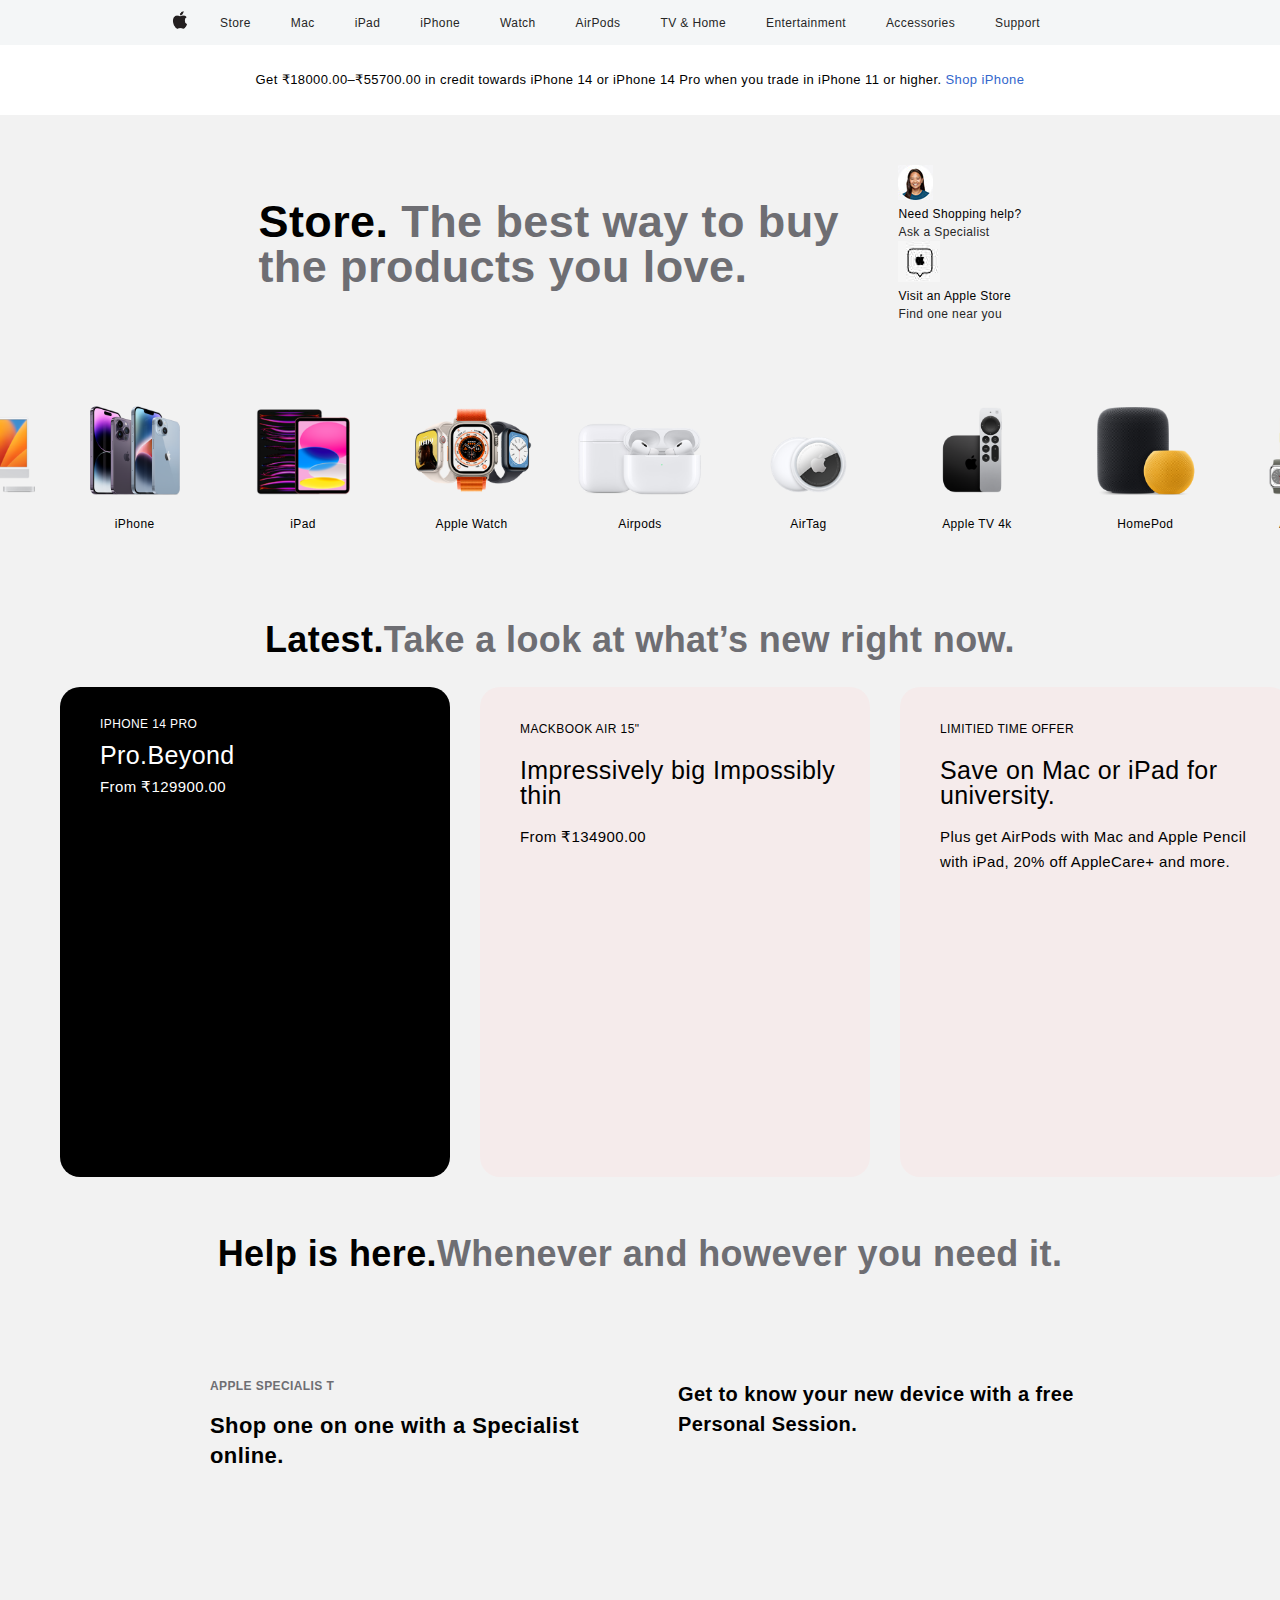
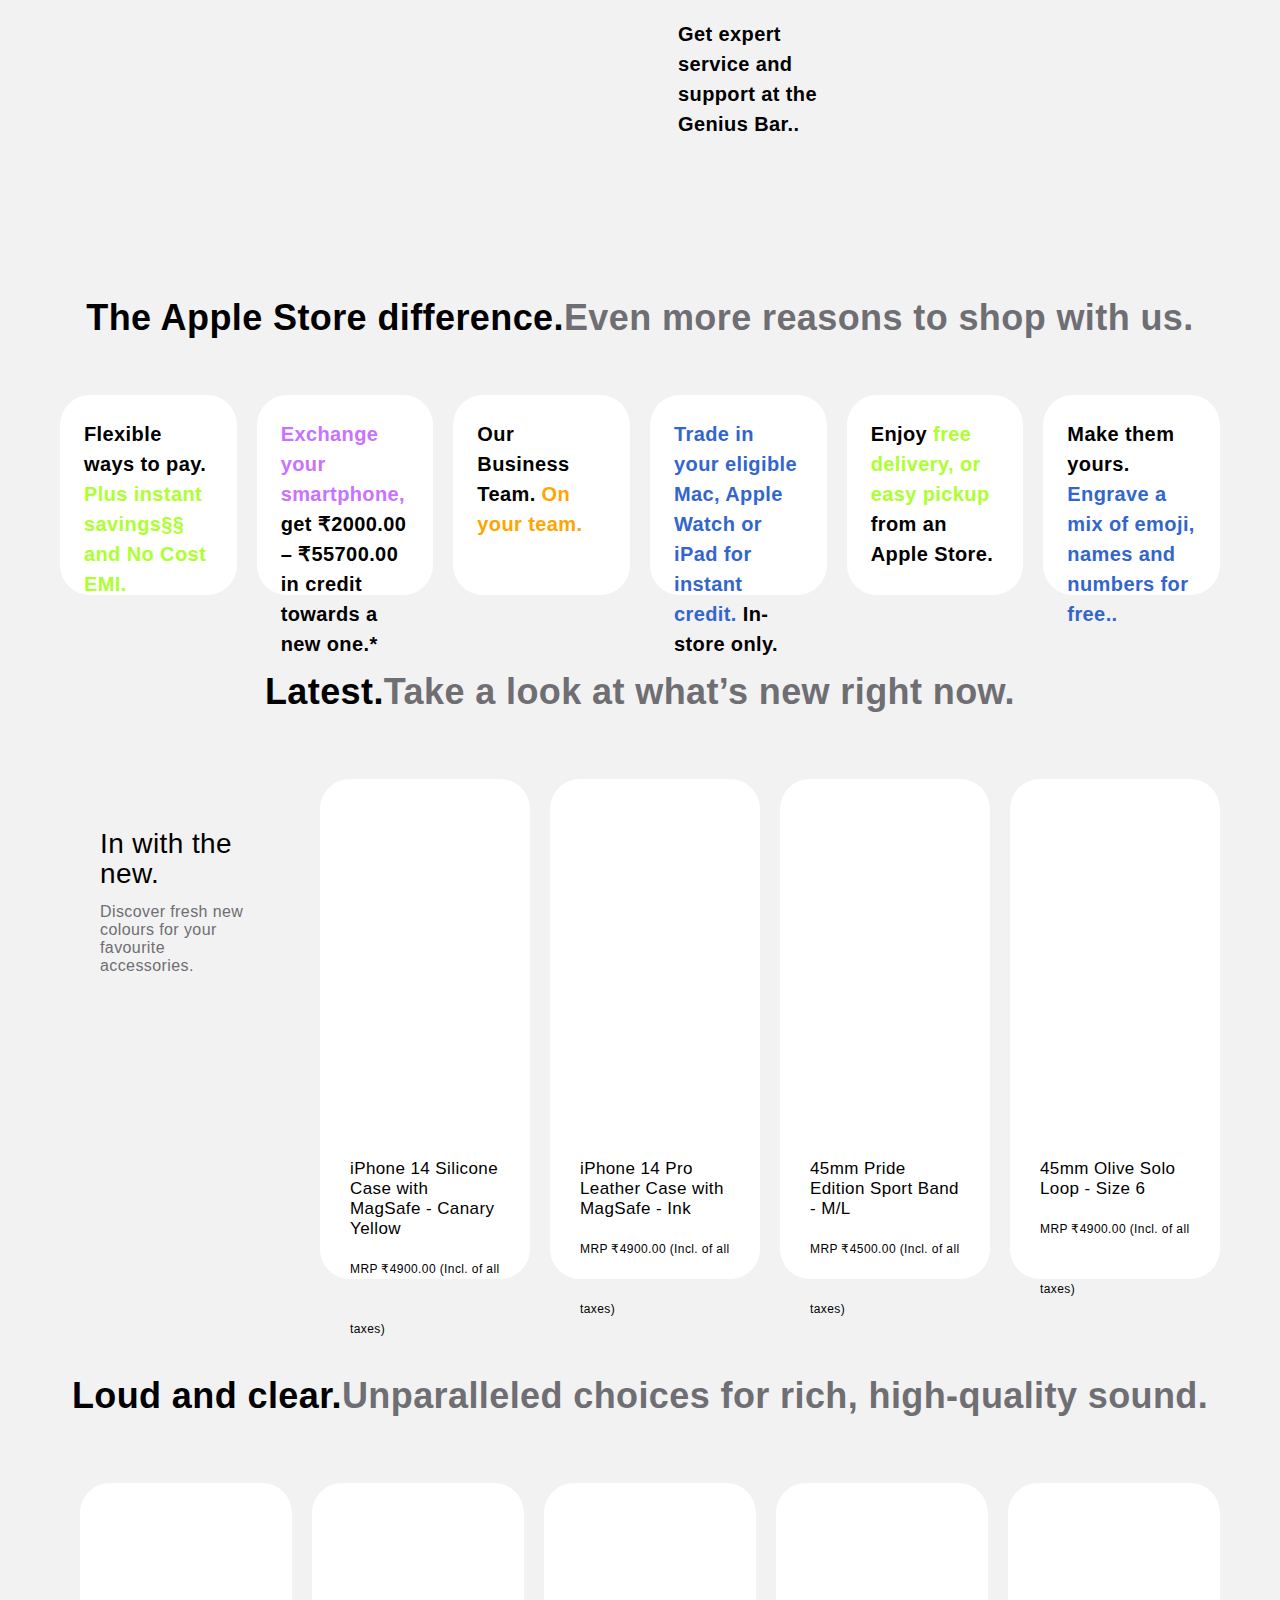
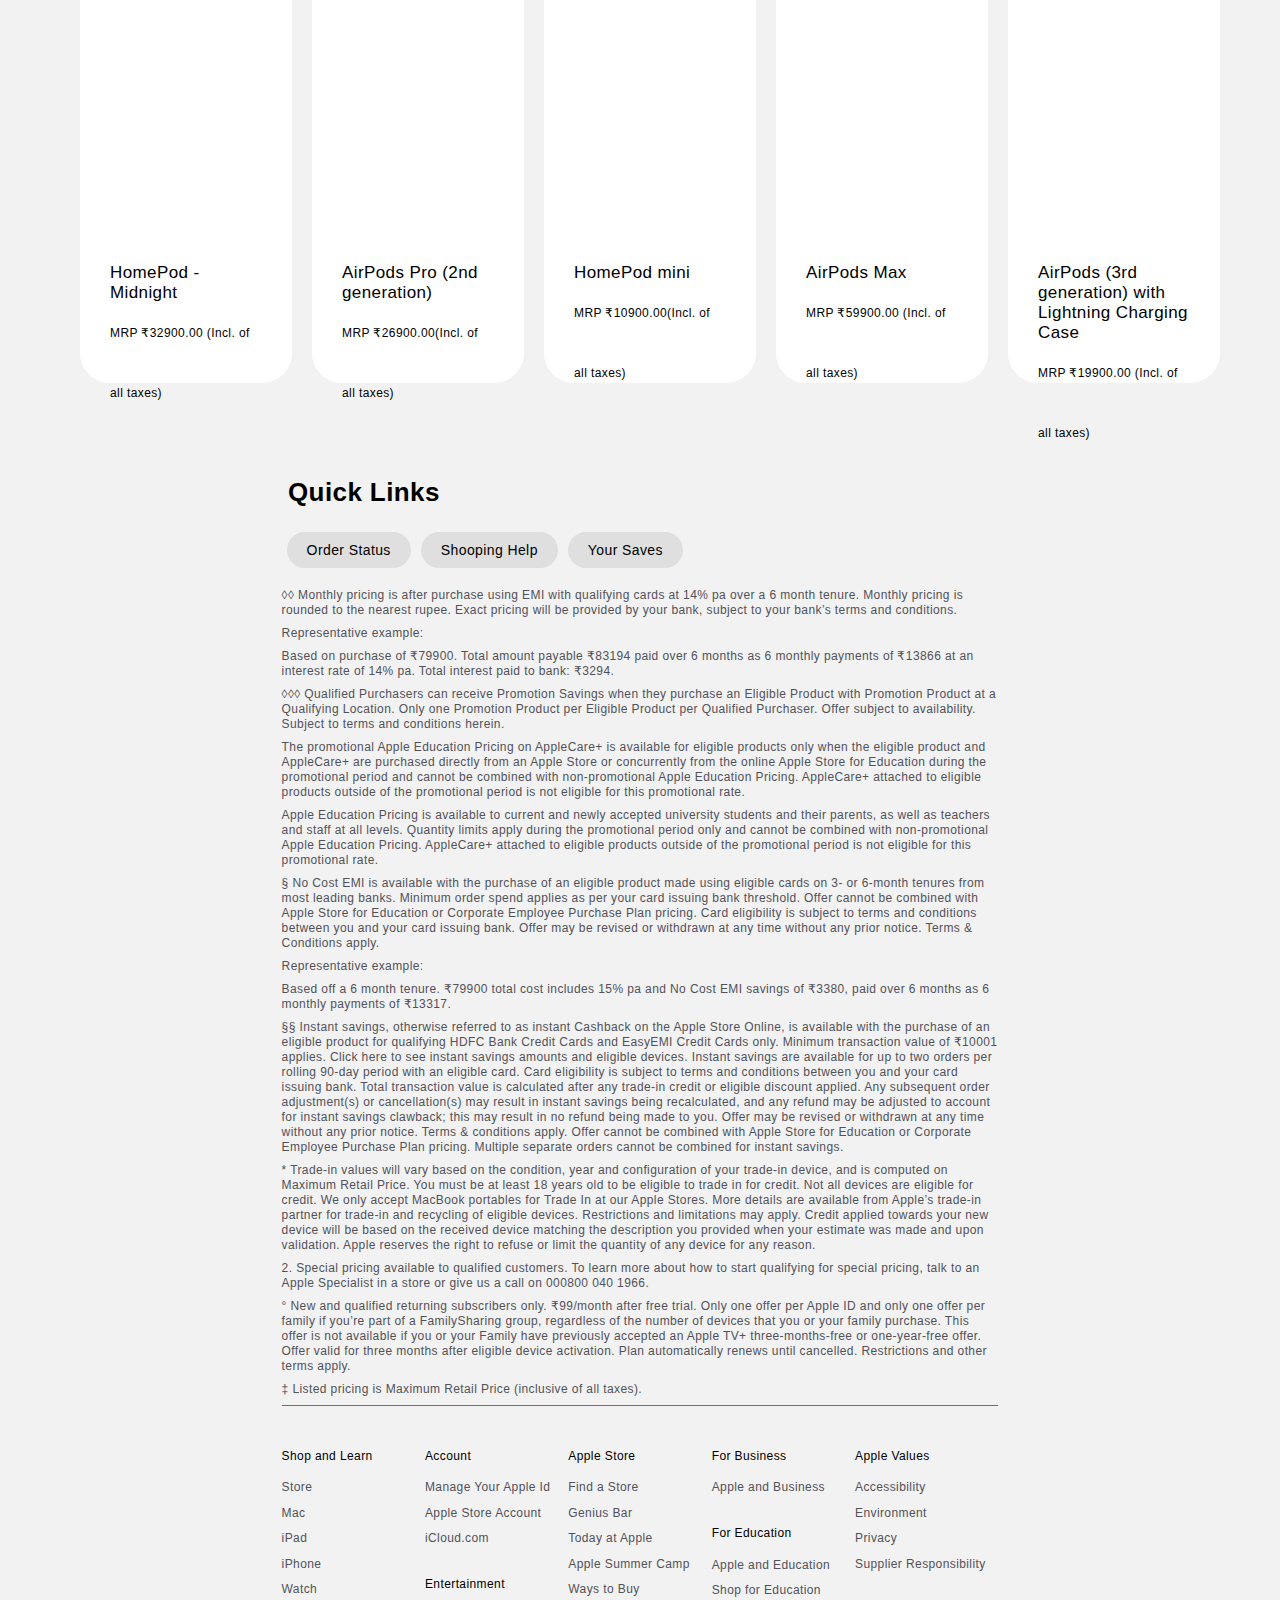
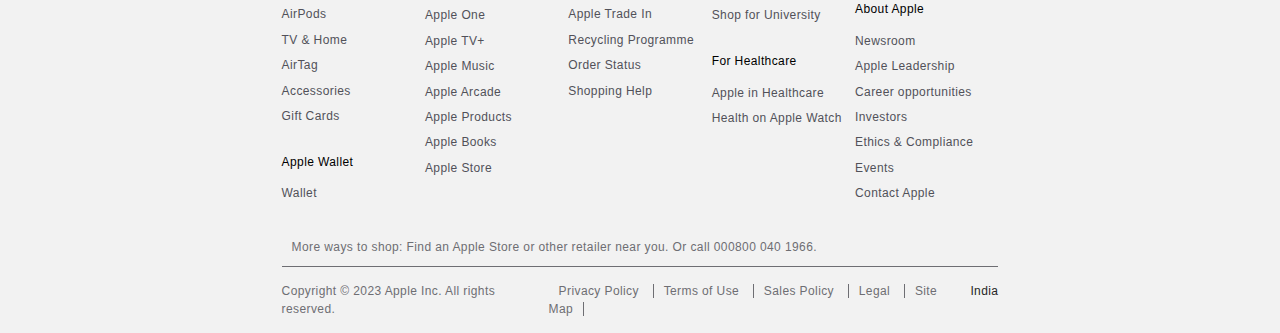
<file: index.html>
<!DOCTYPE html>
<html lang="en">

<head>
    <meta charset="UTF-8" />
    <meta name="viewport" content="width=device-width, initial-scale=1.0" />
    <link rel="stylesheet" href="css/styles.css" />
    <link rel="stylesheet" href="https://cdnjs.cloudflare.com/ajax/libs/font-awesome/5.8.0/css/all.min.css"
        integrity="sha512-3PN6gfRNZEX4YFyz+sIyTF6pGlQiryJu9NlGhu9LrLMQ7eDjNgudQoFDK3WSNAayeIKc6B8WXXpo4a7HqxjKwg=="
        crossorigin="anonymous" referrerpolicy="no-referrer" />
    <link rel="preconnect" href="https://fonts.googleapis.com" />
    <link rel="preconnect" href="https://fonts.gstatic.com" crossorigin />
    <link href="https://fonts.googleapis.com/css2?family=Inter:wght@100;300;400;500;600;800&display=swap"
        rel="stylesheet" />
    <title>Apple Store Online Clone</title>
</head>

<body>
    <div class="container">
        <!-- Navbar -->
        <nav class="main-nav">
            <ul class="main-menu">
                <a href="#"><img src="./img/apple_logo.png" alt="Apple Logo" class="logo" /></a>
                <li><a href="#">Store</a></li>
                <li><a href="#">Mac</a></li>
                <li><a href="#">iPad</a></li>
                <li><a href="#">iPhone</a></li>
                <li><a href="#">Watch</a></li>
                <li><a href="#">AirPods</a></li>
                <li><a href="#">TV & Home</a></li>
                <li><a href="#">Entertainment</a></li>
                <li><a href="#">Accessories</a></li>
                <li><a href="#">Support</a></li>
                <li>
                    <a href="#"><i class="fas fa-search"></i></a>
                </li>
                <li>
                    <a href="#"> <i class="fas fa-shopping-cart"></i></a>
                </li>
            </ul>
        </nav>

        <!-- Section 1  -->
        <div class="section-1">
            <p>
                Get ₹18000.00–₹55700.00 in credit towards iPhone 14 or iPhone 14 Pro
                when you trade in iPhone 11 or higher.
                <a href="#">Shop iPhone </a> <i class="fas fa-chevron-right"></i>
            </p>
        </div>

        <!-- Section 2  -->
        <div class="section-2">
            <div class="main-head">
                <div class="heading">
                    <p>
                        <span class="store_heading">Store.</span> The best way to buy the
                        products you love.
                    </p>
                </div>
                <div class="help">
                    <ul class="help_links">
                        <li>
                            <img src="./img/face_1.jpg" alt="Face1" />
                            <p>Need Shopping help?</p>
                            <a href="#">Ask a Specialist</a>
                        </li>
                        <li>
                            <img src="./img/face_2.jpg" alt="Face1" />
                            <p>Visit an Apple Store</p>
                            <a href="#">Find one near you</a>
                        </li>
                    </ul>
                </div>
            </div>
        </div>

        <!-- Section 3  -->
        <div class="section-3">
            <div class="img-content">
                <img src="./img/mac.png" alt="Mac" />
                <p>Mac</p>
            </div>
            <div class="img-content">
                <img src="./img/iphone.png" alt="Mac" />
                <p>iPhone</p>
            </div>
            <div class="img-content">
                <img src="./img/ipad.png" alt="Mac" />
                <p>iPad</p>
            </div>
            <div class="img-content">
                <img src="./img/watch.png" alt="Mac" />
                <p>Apple Watch</p>
            </div>
            <div class="img-content">
                <img src="./img/airpods.png" alt="Mac" />
                <p>Airpods</p>
            </div>
            <div class="img-content">
                <img src="./img/airtags.png" alt="Mac" />
                <p>AirTag</p>
            </div>
            <div class="img-content">
                <img src="./img/tv.png" alt="Mac" />
                <p>Apple TV 4k</p>
            </div>
            <div class="img-content">
                <img src="./img/homepod.png" alt="Mac" />
                <p>HomePod</p>
            </div>
            <div class="img-content">
                <img src="./img/accesaries.png" alt="Mac" />
                <p>Accessories</p>
            </div>
        </div>

        <!-- Section 4 -->
        <div class="section-4">
            <p class="section-4_para">
                <span>Latest.</span> Take a look at what’s new right now.
            </p>
            <div class="item-cards-1">
                <div class="item-cards-1_card1">
                    <p>iPhone 14 pro</p>
                    <p>Pro.Beyond</p>
                    <p>From ₹129900.00</p>
                </div>
                <div class="item-cards-1_card2">
                    <p>Mackbook Air 15"</p>
                    <p>Impressively big Impossibly thin</p>
                    <p>From ₹134900.00</p>
                </div>
                <div class="item-cards-1_card3">
                    <p>Limitied Time Offer</p>
                    <p>Save on Mac or iPad for university.</p>
                    <p>
                        Plus get AirPods with Mac and Apple Pencil with iPad, 20% off
                        AppleCare+ and more.
                    </p>
                </div>
                <div class="item-cards-1_card4">
                    <p>PAYMENT OPTIONS</p>
                    <p>Flexible ways to pay. Plus instant savings and No Cost EMI</p>
                </div>
            </div>
        </div>

        <!-- Section 5 -->
        <div class="section-5">
            <p class="section-5_para">
                <span>Help is here.</span>Whenever and however you need it.
            </p>
            <div class="item-cards-2">
                <div class="item-cards-2_card1">
                    <p>Apple Specialis t</p>
                    <p>Shop one on one with a Specialist online.</p>
                </div>
                <div class="small-cards">
                    <div class="item-cards-2_card2">
                        <p>Get to know your new device with a free Personal Session.</p>
                    </div>
                    <div class="item-cards-2_card3">
                        <p>Get expert service and support at the Genius Bar..</p>
                    </div>
                </div>
            </div>
        </div>

        <!-- Section 6 -->
        <p class="section-6_para">
            <span>The Apple Store difference.</span> Even more reasons to shop with
            us.
        </p>
        <div class="section-6-cards">
            <div class="section-6_card1">
                <p>
                    Flexible ways to pay.
                    <span>Plus instant savings§§ and No Cost EMI.</span>
                </p>
            </div>
            <div class="section-6_card1">
                <p>
                    <span>Exchange your smartphone,</span> get ₹2000.00 – ₹55700.00 in
                    credit towards a new one.*
                </p>
            </div>
            <div class="section-6_card1">
                <p>Our Business Team. <span>On your team.</span></p>
            </div>
            <div class="section-6_card1">
                <p>
                    <span>
                        Trade in your eligible Mac, Apple Watch or iPad for instant
                        credit.</span>
                    In-store only.
                </p>
            </div>
            <div class="section-6_card1">
                <p>
                    Enjoy <span>free delivery, or easy pickup</span> from an Apple
                    Store.
                </p>
            </div>
            <div class="section-6_card1">
                <p>
                    Make them yours.
                    <span>Engrave a mix of emoji, names and numbers for free..</span>
                </p>
            </div>
        </div>

        <!-- Section 7  -->
        <div class="section-7">
            <p class="section-7_para">
                <span>Latest.</span> Take a look at what’s new right now.
            </p>
            <div class="section-7-cards">
                <div class="section-7-cards_card1">
                    <p>In with the new.</p>
                    <p>Discover fresh new colours for your favourite accessories.</p>
                </div>
                <div class="section-7-cards_card2">
                    <p>
                        iPhone 14 Silicone Case with MagSafe - Canary Yellow
                    </p>
                    <p>MRP ₹4900.00 (Incl. of all taxes)</p>
                    </p>
                </div>

                <div class="section-7-cards_card3">
                    <p>iPhone 14 Pro Leather Case with MagSafe - Ink
                    </p>
                    <p>MRP ₹4900.00 (Incl. of all taxes)</p>
                    </p>
                </div>
                <div class="section-7-cards_card4">
                    <p>45mm Pride Edition Sport Band - M/L

                    </p>
                    <p> MRP ₹4500.00 (Incl. of all taxes)</p>
                    </p>
                </div>
                <div class="section-7-cards_card5">
                    <p>45mm Olive Solo Loop - Size 6
                    </p>
                    <p>MRP ₹4900.00 (Incl. of all taxes)</p>
                    </p>
                </div>

            </div>
        </div>

        <!-- Section 8  -->
        <div class="section-8">
            <p class="section-8_para"><span>Loud and clear.</span> Unparalleled choices for rich, high-quality sound.
            </p>
            <div class="section-8-cards">
                <div class="section-8-cards_card1">
                    <p>HomePod -Midnight </p>
                    <p>MRP ₹32900.00 (Incl. of all taxes)</p>
                </div>
                <div class="section-8-cards_card2">
                    <p>AirPods Pro (2nd generation)</p>
                    <p>MRP ₹26900.00(Incl. of all taxes)</p>
                </div>
                <div class="section-8-cards_card3">
                    <p>HomePod mini</p>
                    <p>MRP ₹10900.00(Incl. of all taxes)</p>
                </div>
                <div class="section-8-cards_card4">
                    <p>AirPods Max
                    </p>
                    <p> MRP ₹59900.00
                        (Incl. of all taxes)</p>
                </div>
                <div class="section-8-cards_card5">
                    <p>AirPods (3rd generation) with Lightning Charging Case</p>
                    <p>MRP ₹19900.00
                        (Incl. of all taxes)</p>
                    </p>
                </div>

            </div>
        </div>

        <!-- Section 9  -->
        <div class="section-9">
            <div id="section-9-heading">
                <p>Quick Links</p>
            </div>
            <div class="section-9-btn">
                <button class="section-9-btn1">Order Status</button>
                <button class="section-9-btn1">Shooping Help</button>
                <button class="section-9-btn1">Your Saves</button>
            </div>
            <div class="section-9-para">
                <p>◊◊ Monthly pricing is after purchase using EMI with qualifying cards at 14% pa over a 6 month tenure.
                    Monthly pricing is rounded to the nearest rupee. Exact pricing will be provided by your bank,
                    subject to your bank’s terms and conditions.</p>

                <p>Representative example:</p>

                Based on purchase of ₹79900. Total amount payable ₹83194 paid over 6 months as 6 monthly payments of
                ₹13866 at an interest rate of 14% pa. Total interest paid to bank: ₹3294.</p>

                <p>◊◊◊ Qualified Purchasers can receive Promotion Savings when they purchase an Eligible Product with
                    Promotion Product at a Qualifying Location. Only one Promotion Product per Eligible Product per
                    Qualified Purchaser. Offer subject to availability. Subject to terms and conditions herein.</p>

                <p>The promotional Apple Education Pricing on AppleCare+ is available for eligible products only when
                    the eligible product and AppleCare+ are purchased directly from an Apple Store or concurrently from
                    the online Apple Store for Education during the promotional period and cannot be combined with
                    non-promotional Apple Education Pricing. AppleCare+ attached to eligible products outside of the
                    promotional period is not eligible for this promotional rate.</p>

                <p>Apple Education Pricing is available to current and newly accepted university students and their
                    parents, as well as teachers and staff at all levels. Quantity limits apply during the promotional
                    period only and cannot be combined with non-promotional Apple Education Pricing. AppleCare+ attached
                    to eligible products outside of the promotional period is not eligible for this promotional rate.
                </p>

                <p>§ No Cost EMI is available with the purchase of an eligible product made using eligible cards on 3-
                    or 6-month tenures from most leading banks. Minimum order spend applies as per your card issuing
                    bank threshold. Offer cannot be combined with Apple Store for Education or Corporate Employee
                    Purchase Plan pricing. Card eligibility is subject to terms and conditions between you and your card
                    issuing bank. Offer may be revised or withdrawn at any time without any prior notice. Terms &
                    Conditions apply.</p>

                <p>Representative example:</p>

                <p>Based off a 6 month tenure. ₹79900 total cost includes 15% pa and No Cost EMI savings of ₹3380, paid
                    over 6 months as 6 monthly payments of ₹13317.</p>

                <p>§§ Instant savings, otherwise referred to as instant Cashback on the Apple Store Online, is available
                    with the purchase of an eligible product for qualifying HDFC Bank Credit Cards and EasyEMI Credit
                    Cards only. Minimum transaction value of ₹10001 applies. Click here to see instant savings amounts
                    and eligible devices. Instant savings are available for up to two orders per rolling 90-day period
                    with an eligible card. Card eligibility is subject to terms and conditions between you and your card
                    issuing bank. Total transaction value is calculated after any trade-in credit or eligible discount
                    applied. Any subsequent order adjustment(s) or cancellation(s) may result in instant savings being
                    recalculated, and any refund may be adjusted to account for instant savings clawback; this may
                    result in no refund being made to you. Offer may be revised or withdrawn at any time without any
                    prior notice. Terms & conditions apply. Offer cannot be combined with Apple Store for Education or
                    Corporate Employee Purchase Plan pricing. Multiple separate orders cannot be combined for instant
                    savings.</p>

                <p>* Trade-in values will vary based on the condition, year and configuration of your trade-in device,
                    and is computed on Maximum Retail Price. You must be at least 18 years old to be eligible to trade
                    in for credit. Not all devices are eligible for credit. We only accept MacBook portables for Trade
                    In at our Apple Stores. More details are available from Apple’s trade-in partner for trade-in and
                    recycling of eligible devices. Restrictions and limitations may apply. Credit applied towards your
                    new device will be based on the received device matching the description you provided when your
                    estimate was made and upon validation. Apple reserves the right to refuse or limit the quantity of
                    any device for any reason.</p>

                <p>2. Special pricing available to qualified customers. To learn more about how to start qualifying for
                    special pricing, talk to an Apple Specialist in a store or give us a call on 000800 040 1966.</p>

                <p>° New and qualified returning subscribers only. ₹99/month after free trial. Only one offer per Apple
                    ID and only one offer per family if you’re part of a FamilySharing group, regardless of the number
                    of devices that you or your family purchase. This offer is not available if you or your Family have
                    previously accepted an Apple TV+ three-months-free or one-year-free offer. Offer valid for three
                    months after eligible device activation. Plan automatically renews until cancelled. Restrictions and
                    other terms apply.</p>

                <p>‡ Listed pricing is Maximum Retail Price (inclusive of all taxes).</p>
            </div>

            <div class="section-9-links">
                <div class="link1">
                    <p>Shop and Learn</p>
                    <div class="section-9-links-all ">
                        <a href="#">Store</a>
                        <a href="#">Mac</a>
                        <a href="#">iPad</a>
                        <a href="#">iPhone</a>
                        <a href="#">Watch</a>
                        <a href="#">AirPods</a>
                        <a href="#">TV & Home</a>
                        <a href="#">AirTag</a>
                        <a href="#">Accessories</a>
                        <a href="#">Gift Cards</a>
                    </div>
                    <br>
                    <p>Apple Wallet</p>
                    <div class="section-9-links-all ">
                        <a href="#">Wallet</a>
                    </div>
                </div>

                <div section-9-links-col2>
                    <div class="link2">
                        <p>Account</p>
                        <div class="section-9-links-all ">
                            <a href="#">Manage Your Apple Id</a>
                            <a href="#">Apple Store Account</a>
                            <a href="#">iCloud.com</a>
                        </div>
                        <br>
                        <p>Entertainment</p>
                        <div class="section-9-links-all ">
                            <a href="#">Apple One</a>
                            <a href="#">Apple TV+</a>
                            <a href="#">Apple Music</a>
                            <a href="#">Apple Arcade </a>
                            <a href="#">Apple Products</a>
                            <a href="#">Apple Books</a>
                            <a href="#">Apple Store</a>
                        </div>
                    </div>
                </div>
                <div section-9-links-col3>
                    <div class="link3">
                        <p>Apple Store </p>
                        <div class="section-9-links-all ">
                            <a href="#">Find a Store</a>
                            <a href="#">Genius Bar</a>
                            <a href="#">Today at Apple </a>
                            <a href="#">Apple Summer Camp</a>
                            <a href="#">Ways to Buy</a>
                            <a href="#">Apple Trade In</a>
                            <a href="#">Recycling Programme</a>
                            <a href="#">Order Status</a>
                            <a href="#">Shopping Help</a>
                        </div>
                    </div>
                </div>
                <div section-9-links-col4>
                    <div class="link4">
                    <p>For Business</p>
                    <div class="section-9-links-all ">
                        <a href="#">Apple and Business</a>
                    </div>
                    <br>
                    <p>For Education</p>
                    <div class="section-9-links-all ">
                        <a href="#">Apple and Education</a>
                        <a href="#">Shop for Education</a>
                        <a href="#">Shop for University</a>
                    </div>
                    <br>
                    <p>For Healthcare</p>
                    <div class="section-9-links-all ">
                        <a href="#">Apple in Healthcare</a>
                        <a href="#">Health on Apple Watch</a>
                    </div>
                    </div>
                </div>
                <div section-9-links-col5>
                    <div class="link5">
                    <p>Apple Values</p>
                    <div class="section-9-links-all ">
                        <a href="#">Accessibility</a>
                        <a href="#">Environment</a>
                        <a href="#">Privacy</a>
                        <a href="#">Supplier Responsibility</a>
                    </div>
                    <br>
                    <p> About Apple </p>
                    <div class="section-9-links-all ">
                        <a href="#">Newsroom</a>
                        <a href="#">Apple Leadership</a>
                        <a href="#">Career opportunities</a>
                        <a href="#">Investors</a>
                        <a href="#">Ethics & Compliance</a>
                        <a href="#">Events</a>
                        <a href="#">Contact Apple </a>
                    </div>
                    </div>
                </div>
            </div>

            <!-- Section 10  -->
            <p id="foot-p-1">More ways to shop: Find an Apple Store or other retailer near you. Or call 000800 040 1966.</p>

            <!-- Section 11  -->
            <div class="footer">
                <div class="foot">
                    <div class="foot-para">
                        <p>Copyright &#169; 2023 Apple Inc. All rights reserved.</p>
                    </div>
                <div class="foot-links">
                    <a href="#">Privacy Policy </a>
                    <a href="#">Terms of Use  </a>
                    <a href="#">Sales Policy </a>
                    <a href="#">Legal </a>
                    <a href="#">Site Map </a>
                </div>
                <div>
                    <a href="#">India</a>
                </div>
                </div>
        </div>
    </div>
    </div>
</body>

</html>
</file>
<file: css/styles.css>
* {
  box-sizing: border-box;
  margin: 0;
  padding: 0;
  letter-spacing: 0.40px;
}

body {
  font-family: SF Pro Display, SF Pro Icons, AOS Icons, Helvetica Neue, Helvetica, Arial, sans-serif;
  background: #f2f2f2;
  color: #000;
  font-size: 12px;
  line-height: 1.5;
}

a {
  color: #262626;
  text-decoration: none;
}

ul {
  list-style: none;
}

.container {
  width: 100%;
  margin: auto;
}

/* Navbar */

.main-nav {
  background: #F4F6F7;
  display: flex;
  align-items: center;
  justify-content: space-evenly;
  height: 45px;
  font-size: 12px;
}

.main-nav .logo {
  width: 40px;
}

.main-nav ul {
  display: flex;
  align-items: center;
  justify-content: center;
}

.main-nav ul li {
  color: whitesmoke;
  padding: 0 20px;
  font-weight: 100;
}

.main-nav ul li a:hover {
  color: #000;
}

.main-nav ul.main-menu {
  flex: 1;
  margin-left: 20px;
}

/* Section 1  */

.section-1 {
  background: #fff;
  font-size: 13px;
  display: flex;
  align-items: center;
  justify-content: center;
  height: 70px;
  width: auto;
}

.section-1 p a {
  color: #3366CC;
}

.section-1 p a:hover {
  border-bottom: 1px solid #3366CC;
}

/* Section-2  */

.section-2 {
  background: #f2f2f2;
  height: 20em;
  padding: 0;
  margin: 0;
}

.main-head {
  display: flex;
  align-items: center;
  justify-content: center;
}

.help_links {
  margin: 50px 0;
}

.help_links ul {
  display: flex;
  align-items: center;
  justify-content: center;
  color: #3366CC;
}

.store_heading {
  color: #000;
}

.heading {
  font-size: 45px;
  font-weight: bold;
  width: 50%;
  line-height: 1;
  padding-right: 30px;
  color: #6e6e73;
}

/* Section 3  */

.section-3 {
  background: #f2f2f2;
  display: flex;
  align-items: center;
  justify-content: center;

}

.section-3 .img-content {
  padding: 0 15px;
  margin: 50px 0px;

}

.section-3 .img-content img {
  display: flex;
  align-items: center;
  justify-content: center;
  width: auto;
  height: 90px;
  cursor: pointer;
}

.section-3 .img-content p {
  display: flex;
  align-items: center;
  justify-content: center;
  padding-top: 20px;
}

/* Section- 4  */

.section-4 {
  background: #f2f2f2;
  padding: 20px 60px;
  font-weight: 100;
}

.section-4_para {
  display: flex;
  align-items: center;
  justify-content: center;
  font-size: 36px;
  font-weight: bold;
  color: #6e6e73;
  padding: 10px;
  margin-bottom: 10px;
}

.section-4_para span {
  color: #000;
}

.item-cards-1 {
  display: grid;
  grid-template-columns: repeat(4, 1fr);
  grid-gap: 30px;
}

/* Section 4 - Card 1  */

.item-cards-1_card1 {
  display: flex;
  flex-direction: column;
  height: 490px;
  width: 390px;
  background: #000;
  background-image: url(https://store.storeimages.cdn-apple.com/4668/as-images.apple.com/is/store-card-40-iphone-14-pro-202303_GEO_IN?wid=400&hei=500&fmt=p-jpg&qlt=95&.v=1677311461271);
  background-position: center center;
  border-radius: 20px;
  padding-bottom: 30px;
  cursor: pointer;

}

.item-cards-1_card1:hover {
  box-shadow: 2px 4px 12px rgba(0, 0, 0, 0.75);
  transition: all .3s cubic-bezier(0, 0, .5, 1);
}

.item-cards-1_card1 p {
  line-height: 15px;
  color: #fff;
  margin-left: 40px;
  margin-bottom: 16px;
  font-size: 15px;
}

.item-cards-1_card1 :nth-child(1) {
  font-size: 12px;
  margin-top: 30px;
  text-transform: uppercase;
}

.item-cards-1_card1 :nth-child(2) {
  font-size: 25px;
}


/* Section 4 - Card 2  */

.item-cards-1_card2 {
  display: flex;
  flex-direction: column;
  height: 490px;
  width: 390px;
  background: #F5EBEB;
  border-radius: 20px;
  padding-bottom: 30px;
  background-image: url(https://store.storeimages.cdn-apple.com/4668/as-images.apple.com/is/store-card-40-macbook-air-202306?wid=400&hei=500&fmt=p-jpg&qlt=95&.v=1683844828182);
  background-position: center center;
  cursor: pointer;

}

.item-cards-1_card2:hover {
  box-shadow: 2px 4px 12px rgba(0, 0, 0, .25);
  transition: all .3s cubic-bezier(0, 0, .5, 1);
}

.item-cards-1_card2 p {
  line-height: 25px;
  color: #000;
  margin-left: 40px;
  margin-bottom: 16px;
  font-size: 15px;
}

.item-cards-1_card2 :nth-child(1) {
  font-size: 12px;
  margin-top: 30px;
  text-transform: uppercase;
}

.item-cards-1_card2 :nth-child(2) {
  font-size: 25px;
}

/* Section 4 - Card 3  */

.item-cards-1_card3 {
  display: flex;
  flex-direction: column;
  height: 490px;
  width: 390px;
  background: #F5EBEB;
  border-radius: 20px;
  padding-bottom: 30px;
  background-image: url(https://store.storeimages.cdn-apple.com/4668/as-images.apple.com/is/store-card-40-bts-202306_GEO_IN?wid=400&hei=500&fmt=p-jpg&qlt=95&.v=1685488603429);
  background-repeat: no-repeat;
  cursor: pointer;

}

.item-cards-1_card3:hover {
  box-shadow: 2px 4px 12px rgba(0, 0, 0, .25);
  transition: all .3s cubic-bezier(0, 0, .5, 1);
}

.item-cards-1_card3 p {
  line-height: 25px;
  color: #000;
  margin-left: 40px;
  margin-bottom: 16px;
  margin-right: 16px;
  z-index: 2;
  font-size: 15px;
}

.item-cards-1_card3 :nth-child(1) {
  font-size: 12px;
  margin-top: 30px;
  text-transform: uppercase;
}

.item-cards-1_card3 :nth-child(2) {
  font-size: 25px;
}


/* Section 4 - Card 4  */

.item-cards-1_card4 {
  display: flex;
  flex-direction: column;
  height: 490px;
  width: 390px;
  background: #F5EBEB;
  border-radius: 20px;
  background-image: url(https://store.storeimages.cdn-apple.com/4668/as-images.apple.com/is/ipad-card-40-veteran-202210?wid=400&hei=500&fmt=p-jpg&qlt=95&.v=1664401890873);
  background-position: center center;
  cursor: pointer;
}

.item-cards-1_card4:hover {
  box-shadow: 2px 4px 12px rgba(0, 0, 0, .25);
  transition: all .3s cubic-bezier(0, 0, .5, 1);
}


.item-cards-1_card4 p {
  line-height: 25px;
  color: #000;
  margin-left: 40px;
  /* margin-bottom: 16px; */
  font-size: 15px;
}

.item-cards-1_card4 :nth-child(1) {
  font-size: 12px;
  margin-top: 20px;
  text-transform: uppercase;
}

.item-cards-1_card4 :nth-child(2) {
  font-size: 25px;
}


/* Section 5  */

.section-5 {
  background: #f2f2f2;
}

.item-cards-2 {
  display: flex;
  align-items: center;
  justify-content: center;
  padding: 60px;
}

.section-5_para {
  display: flex;
  align-items: center;
  justify-content: center;
  font-size: 36px;
  font-weight: bold;
  color: #6e6e73;
  padding-top: 30px;
  padding-bottom: 0;
}

.section-5_para span {
  color: #000;
}

/* Section 5 Card 1  */

.item-cards-2_card1 {
  display: flex;
  flex-direction: column;
  height: 480px;
  width: 480px;
  border-radius: 30px;
  padding-bottom: 30px;
  background-image: url(https://store.storeimages.cdn-apple.com/4668/as-images.apple.com/is/store-card-50-specialist-help-202305?wid=480&hei=500&fmt=p-jpg&qlt=95&.v=1684946879038);
  background-position: center center;
  background-repeat: no-repeat;
  cursor: pointer;
}

.item-cards-2_card1:hover {
  box-shadow: 2px 4px 12px rgba(0, 0, 0, .25);
  transition: all .3s cubic-bezier(0, 0, .5, 1);
}

.item-cards-2_card1 p {
  line-height: 30px;
  color: #000;
  margin: 5px 50px;
}

.item-cards-2_card1 :nth-child(1) {
  font-size: 12px;
  margin-top: 30px;
  text-transform: uppercase;
  color: #6e6e73;
}

.item-cards-2_card1 :nth-child(2) {
  font-size: 22px;
}


/* Small Item Card  */

.item-cards-2 {
  display: flex;
  align-items: center;
  justify-content: center;
  font-weight: bold;
}

.small-cards {
  display: flex;
  flex-direction: column;
  width: 30rem;
  height: 30rem;
}

.item-cards-2_card2 {
  display: flex;
  position: relative;
  align-items: flex-start;
  flex-direction: column;
  background-image: url(https://store.storeimages.cdn-apple.com/4668/as-images.apple.com/is/store-card-25-apps-202108?wid=480&hei=240&fmt=p-jpg&qlt=95&.v=1626223748000);
  border-radius: 18px;
  width: auto;
  height: 15rem;
  margin: 10px;
  cursor: pointer;
}

.item-cards-2_card2:hover {
  box-shadow: 2px 4px 12px rgba(0, 0, 0, .25);
  transition: all .3s cubic-bezier(0, 0, .5, 1);
}

.item-cards-2_card2 p {
  color: #000;
  font-size: 20px;
  padding: 28px;
}


.item-cards-2_card3 {
  display: flex;
  position: relative;
  align-items: flex-start;
  flex-direction: column;
  background-image: url(https://store.storeimages.cdn-apple.com/4668/as-images.apple.com/is/store-card-25-genius-202108?wid=480&hei=240&fmt=p-jpg&qlt=95&.v=1626384443000);
  border-radius: 18px;
  width: auto;
  height: 15rem;
  margin: 10px;
  cursor: pointer;
}

.item-cards-2_card3:hover {
  box-shadow: 2px 4px 12px rgba(0, 0, 0, .25);
  transition: all .3s cubic-bezier(0, 0, .5, 1);
}


.item-cards-2_card3 p {
  color: #000;
  font-size: 20px;
  width: 50%;
  padding: 28px;
}

/* Section 6  */

.section-6 {
  color: #f2f2f2;
}

.section-6_para {
  display: flex;
  align-items: center;
  justify-content: center;
  font-size: 36px;
  font-weight: bold;
  color: #6e6e73;
  padding: 10px;
  margin-bottom: 10px;
}

.section-6_para span {
  color: #000;
}

.section-6-cards {
  display: flex;
  align-items: center;
  justify-content: center;
  grid-gap: 20px;
  margin: 40px 60px;
}

.section-6_card1 {
  display: flex;
  align-items: start;
  font-size: 20px;
  padding: 24px;
  background: white;
  height: 200px;
  width: 350px;
  border-radius: 30px;
  font-weight: bold;
  line-height: 1.5em;
  cursor: pointer;
}

.section-6_card1:hover {
  box-shadow: 2px 4px 12px rgba(0, 0, 0, .25);
  transition: all .3s cubic-bezier(0, 0, .5, 1);
}

.section-6_card1:nth-child(1) span {
  color: greenyellow;
}

.section-6_card1:nth-child(2) span {
  color: #C972FF;
}

.section-6_card1:nth-child(3) span {
  color: orange;
}

.section-6_card1:nth-child(4) span {
  color: #3366CC;
}

.section-6_card1:nth-child(5) span {
  color: greenyellow;
}

.section-6_card1:nth-child(6) span {
  color: #3366CC;
}

/* Section 7 */

.section-7 {
  background: #f2f2f2;
}

.section-7-cards {
  display: flex;
  align-items: center;
  padding: 60px;

}

.section-7_para {
  display: flex;
  align-items: center;
  justify-content: center;
  font-size: 36px;
  font-weight: bold;
  color: #6e6e73;
  padding-top: 30px;
  padding-bottom: 0;
}

.section-7_para span {
  color: #000;
}

/* Section 7 - Card 1 */

.section-7-cards_card1 {
  display: flex;
  flex-direction: column;
  height: 500px;
  width: 400px;
  border-radius: 30px;
  padding-bottom: 30px;
  background-image: url(https://store.storeimages.cdn-apple.com/4668/as-images.apple.com/is/store-card-40-accessories-202303_GEO_IN?wid=400&hei=500&fmt=p-jpg&qlt=95&.v=1677648611665);
  background-position: center center;
  background-repeat: no-repeat;
  cursor: pointer;
}

.section-7-cards_card1:hover {
  box-shadow: 2px 4px 12px rgba(0, 0, 0, .25);
  transition: all .3s cubic-bezier(0, 0, .5, 1);
}

.section-7-cards_card1 p {
  line-height: 30px;
  color: #000;
  margin: 7px 40px;
}

.section-7-cards_card1 :nth-child(1) {
  font-size: 28px;
  margin-top: 50px;
}

.section-7-cards_card1 :nth-child(2) {
  line-height: 18px;
  font-size: 16px;
  color: #6e6e73;
}


/* Section 7 - Card 2 */

.section-7-cards_card2 {
  display: flex;
  flex-direction: column;
  height: 500px;
  width: 350px;
  border-radius: 30px;
  padding-bottom: 30px;
  background-color: white;
  background-image: url(https://store.storeimages.cdn-apple.com/4668/as-images.apple.com/is/MQU73?wid=200&hei=200&fmt=jpeg&qlt=);
  background-size: 16rem;
  background-position-x: center;
  background-position-y: 60px;
  background-repeat: no-repeat;
  margin-left: 20px;
  cursor: pointer;
}

.section-7-cards_card2:hover {
  box-shadow: 2px 4px 12px rgba(0, 0, 0, .25);
  transition: all .3s cubic-bezier(0, 0, .5, 1);
}

.section-7-cards_card2 img {
  height: 300px;
  width: 300px;
  padding: 30px 30px;
}

.section-7-cards_card2 p {
  line-height: 60px;
  padding: 0 30px;
}

.section-7-cards_card2 p:nth-child(1) {
  margin-top: 380px;
  font-size: 17px;
  line-height: 20px;
}

.section-7-cards_card2 p:nth-child(2) {
  font-size: 12px;
}

/* Section 7 - Card 3 */

.section-7-cards_card3 {
  display: flex;
  flex-direction: column;
  height: 500px;
  width: 350px;
  border-radius: 30px;
  padding-bottom: 30px;
  background-color: white;
  background-image: url(https://store.storeimages.cdn-apple.com/4668/as-images.apple.com/is/MPPJ3?wid=200&hei=200&fmt=jpeg&qlt=95&.v=1662046154499);
  background-size: 16rem;
  background-position-x: center;
  background-position-y: 60px;
  background-repeat: no-repeat;
  margin-left: 20px;
  cursor: pointer;
}

.section-7-cards_card3:hover {
  box-shadow: 2px 4px 12px rgba(0, 0, 0, .25);
  transition: all .3s cubic-bezier(0, 0, .5, 1);
}

.section-7-cards_card3 img {
  height: 300px;
  width: 300px;
  padding: 30px 30px;
}

.section-7-cards_card3 p {
  line-height: 60px;
  padding: 0 30px;
}

.section-7-cards_card3 p:nth-child(1) {
  margin-top: 380px;
  font-size: 17px;
  line-height: 20px;
}

.section-7-cards_card3 p:nth-child(2) {
  font-size: 12px;
}

/* Section 7 - Card 4 */

.section-7-cards_card4 {
  display: flex;
  flex-direction: column;
  height: 500px;
  width: 350px;
  border-radius: 30px;
  padding-bottom: 30px;
  background-color: white;
  background-image: url(https://store.storeimages.cdn-apple.com/4668/as-images.apple.com/is/MRTN3ref?wid=200&hei=200&fmt=jpeg&qlt=95&.v=1682732040980);
  background-size: 16rem;
  background-position-x: center;
  background-position-y: 60px;
  background-repeat: no-repeat;
  margin-left: 20px;
  cursor: pointer;
}

.section-7-cards_card4:hover {
  box-shadow: 2px 4px 12px rgba(0, 0, 0, .25);
  transition: all .3s cubic-bezier(0, 0, .5, 1);
}

.section-7-cards_card4 img {
  height: 300px;
  width: 300px;
  padding: 30px 30px;
}

.section-7-cards_card4 p {
  line-height: 60px;
  padding: 0 30px;
}

.section-7-cards_card4 p:nth-child(1) {
  margin-top: 380px;
  font-size: 17px;
  line-height: 20px;
}

.section-7-cards_card4 p:nth-child(2) {
  font-size: 12px;
}

/* Section 7 - Card 5 */

.section-7-cards_card5 {
  display: flex;
  flex-direction: column;
  height: 500px;
  width: 350px;
  border-radius: 30px;
  padding-bottom: 30px;
  background-color: white;
  background-image: url(https://store.storeimages.cdn-apple.com/4668/as-images.apple.com/is/MQWD3ref?wid=200&hei=200&fmt=jpeg&qlt=95&.v=1676356555820);
  background-size: 16rem;
  background-position-x: center;
  background-position-y: 60px;
  background-repeat: no-repeat;
  margin-left: 20px;
  cursor: pointer;
}

.section-7-cards_card5:hover {
  box-shadow: 2px 4px 12px rgba(0, 0, 0, .25);
  transition: all .3s cubic-bezier(0, 0, .5, 1);
}

.section-7-cards_card5 img {
  height: 300px;
  width: 300px;
  padding: 30px 30px;
}

.section-7-cards_card5 p {
  line-height: 60px;
  padding: 0 30px;
}

.section-7-cards_card5 p:nth-child(1) {
  margin-top: 380px;
  font-size: 17px;
  line-height: 20px;
}

.section-7-cards_card5 p:nth-child(2) {
  font-size: 12px;
}

/* Section 8 */

.section-8 {
  background: #f2f2f2;
}

.section-8-cards {
  display: flex;
  align-items: center;
  padding: 60px;

}

.section-8_para {
  display: flex;
  align-items: center;
  justify-content: center;
  font-size: 36px;
  font-weight: bold;
  color: #6e6e73;
  padding-top: 30px;
  padding-bottom: 0;
}

.section-8_para span {
  color: #000;
}

/* Section 8 - Card 2 */

.section-8-cards_card1 {
  display: flex;
  flex-direction: column;
  height: 500px;
  width: 350px;
  border-radius: 30px;
  padding-bottom: 30px;
  background-color: white;
  background-image: url(https://store.storeimages.cdn-apple.com/4668/as-images.apple.com/is/homepod-select-midnight-202210?wid=200&hei=200&fmt=jpeg&qlt=95&.v=1670557210097);
  background-size: 16rem;
  background-position-x: center;
  background-position-y: 60px;
  background-repeat: no-repeat;
  margin-left: 20px;
  cursor: pointer;
}

.section-8-cards_card1:hover {
  box-shadow: 2px 4px 12px rgba(0, 0, 0, .25);
  transition: all .3s cubic-bezier(0, 0, .5, 1);
}

.section-8-cards_card1 img {
  height: 300px;
  width: 300px;
  padding: 30px 30px;
}

.section-8-cards_card1 p {
  line-height: 60px;
  padding: 0 30px;
}

.section-8-cards_card1 p:nth-child(1) {
  margin-top: 380px;
  font-size: 17px;
  line-height: 20px;
}

.section-8-cards_card1 p:nth-child(2) {
  font-size: 12px;
}

/* Section 8 - Card 2 */

.section-8-cards_card2 {
  display: flex;
  flex-direction: column;
  height: 500px;
  width: 350px;
  border-radius: 30px;
  padding-bottom: 30px;
  background-color: white;
  background-image: url(https://store.storeimages.cdn-apple.com/4668/as-images.apple.com/is/MQD83?wid=200&hei=200&fmt=jpeg&qlt=95&.v=1660803972361);
  background-size: 16rem;
  background-position-x: center;
  background-position-y: 60px;
  background-repeat: no-repeat;
  margin-left: 20px;
  cursor: pointer;
}

.section-8-cards_card2:hover {
  box-shadow: 2px 4px 12px rgba(0, 0, 0, .25);
  transition: all .3s cubic-bezier(0, 0, .5, 1);
}

.section-8-cards_card2 img {
  height: 300px;
  width: 300px;
  padding: 30px 30px;
}

.section-8-cards_card2 p {
  line-height: 60px;
  padding: 0 30px;
}

.section-8-cards_card2 p:nth-child(1) {
  margin-top: 380px;
  font-size: 17px;
  line-height: 20px;
}

.section-8-cards_card2 p:nth-child(2) {
  font-size: 12px;
}

/* Section 8 - Card 3 */

.section-8-cards_card3 {
  display: flex;
  flex-direction: column;
  height: 500px;
  width: 350px;
  border-radius: 30px;
  padding-bottom: 30px;
  background-color: white;
  background-image: url(https://store.storeimages.cdn-apple.com/4668/as-images.apple.com/is/homepod-mini-select-yellow-202110?wid=200&hei=200&fmt=jpeg&qlt=95&.v=1632925510000);
  background-size: 16rem;
  background-position-x: center;
  background-position-y: 60px;
  background-repeat: no-repeat;
  margin-left: 20px;
  cursor: pointer;
}

.section-8-cards_card3:hover {
  box-shadow: 2px 4px 12px rgba(0, 0, 0, .25);
  transition: all .3s cubic-bezier(0, 0, .5, 1);
}

.section-8-cards_card3 img {
  height: 300px;
  width: 300px;
  padding: 30px 30px;
}

.section-8-cards_card3 p {
  line-height: 60px;
  padding: 0 30px;
}

.section-8-cards_card3 p:nth-child(1) {
  margin-top: 380px;
  font-size: 17px;
  line-height: 20px;
}

.section-8-cards_card3 p:nth-child(2) {
  font-size: 12px;
}

/* Section 8 - Card 4 */

.section-8-cards_card4 {
  display: flex;
  flex-direction: column;
  height: 500px;
  width: 350px;
  border-radius: 30px;
  padding-bottom: 30px;
  background-color: white;
  background-image: url(https://store.storeimages.cdn-apple.com/4668/as-images.apple.com/is/airpods-max-select-silver-202011?wid=200&hei=200&fmt=jpeg&qlt=95&.v=1604021221000);
  background-size: 16rem;
  background-position-x: center;
  background-position-y: 60px;
  background-repeat: no-repeat;
  margin-left: 20px;
  cursor: pointer;
}

.section-8-cards_card4:hover {
  box-shadow: 2px 4px 12px rgba(0, 0, 0, .25);
  transition: all .3s cubic-bezier(0, 0, .5, 1);
}

.section-8-cards_card4 img {
  height: 300px;
  width: 300px;
  padding: 30px 30px;
}

.section-8-cards_card4 p {
  line-height: 60px;
  padding: 0 30px;
}

.section-8-cards_card4 p:nth-child(1) {
  margin-top: 380px;
  font-size: 17px;
  line-height: 20px;
}

.section-8-cards_card4 p:nth-child(2) {
  font-size: 12px;
}

/* Section 8 - Card 5 */

.section-8-cards_card5 {
  display: flex;
  flex-direction: column;
  height: 500px;
  width: 350px;
  border-radius: 30px;
  padding-bottom: 30px;
  background-color: white;
  background-image: url(https://store.storeimages.cdn-apple.com/4668/as-images.apple.com/is/MME73?wid=200&hei=200&fmt=jpeg&qlt=95&.v=1632861342000);
  background-size: 16rem;
  background-position-x: center;
  background-position-y: 60px;
  background-repeat: no-repeat;
  margin-left: 20px;
  cursor: pointer;
}

.section-8-cards_card5:hover {
  box-shadow: 2px 4px 12px rgba(0, 0, 0, .25);
  transition: all .3s cubic-bezier(0, 0, .5, 1);
}

.section-8-cards_card5 img {
  height: 300px;
  width: 300px;
  padding: 30px 30px;
}

.section-8-cards_card5 p {
  line-height: 60px;
  padding: 0 30px;
}

.section-8-cards_card5 p:nth-child(1) {
  margin-top: 380px;
  font-size: 17px;
  line-height: 20px;
}

.section-8-cards_card5 p:nth-child(2) {
  font-size: 12px;
}

/* Section - 9  */

.section-9 {
  display: flex;
  flex-direction: column;
}

#section-9-heading {
  margin-left: 22.5%;
  margin-right: 22%;
  display: flex;
  align-items: center;
  font-size: 26px;
  font-weight: bold;
  color: #000;
  padding-top: 30px;
  padding-bottom: 0;
}

.section-9-btn {
  margin-left: 22%;
  margin-right: 22%;
  display: flex;
  align-items: center;
}

.section-9-btn1,
.section-9-btn2,
.section-9-btn3 {
  font-size: 14px;
  padding: 10px 20px;
  border: none;
  border-radius: 20px;
  background-color: rgba(0, 0, 0, .08);
  margin: 20px 5px;
  cursor: pointer;
}


.section-9-para {
  margin-left: 22%;
  margin-right: 22%;
  margin-bottom: 20px;
  display: flex;
  flex-direction: column;
  line-height: 1.25;
  color: #515159;
  border-bottom: 0.10px solid #6e6e73;
}

.section-9-para p {
  margin-bottom: .5rem;
}

.section-9-links {
  display: grid;
  grid-template-columns: repeat(5, 1fr);
  flex-direction: column;
  margin-left: 22%;
  margin-right: 22%;
  color: #000;
  line-height: 1.7;
  margin-top: 20px;
  margin-bottom: 20px;
}

.section-9-links p {
  margin-bottom: 11px;
}

.section-9-links-all a {
  display: flex;
  align-items: start;
  flex-direction: column;
  margin-bottom: 5px;
  color: #515159;
}

/* Section - 10  */

#foot-p-1 {
  color: #6e6e73;
  margin-left: 22%;
  margin-right: 22%;
}

/* Section 11  */

.footer {
  color: #6e6e73;
  margin-left: 22%;
  margin-right: 22%;
  margin-top: 15px;
  margin-bottom: 15px;
}

#foot-p-1 {
  padding: 10px;
  border-bottom: 1px solid #6e6e73;
}

.foot {
  display: flex;
  justify-content: space-between;
}

.foot-links a {
  padding-left: 10px;
  padding-right: 10px;
  border-right: 1px solid #6e6e73;
  color: #6e6e73;
}
</file>
